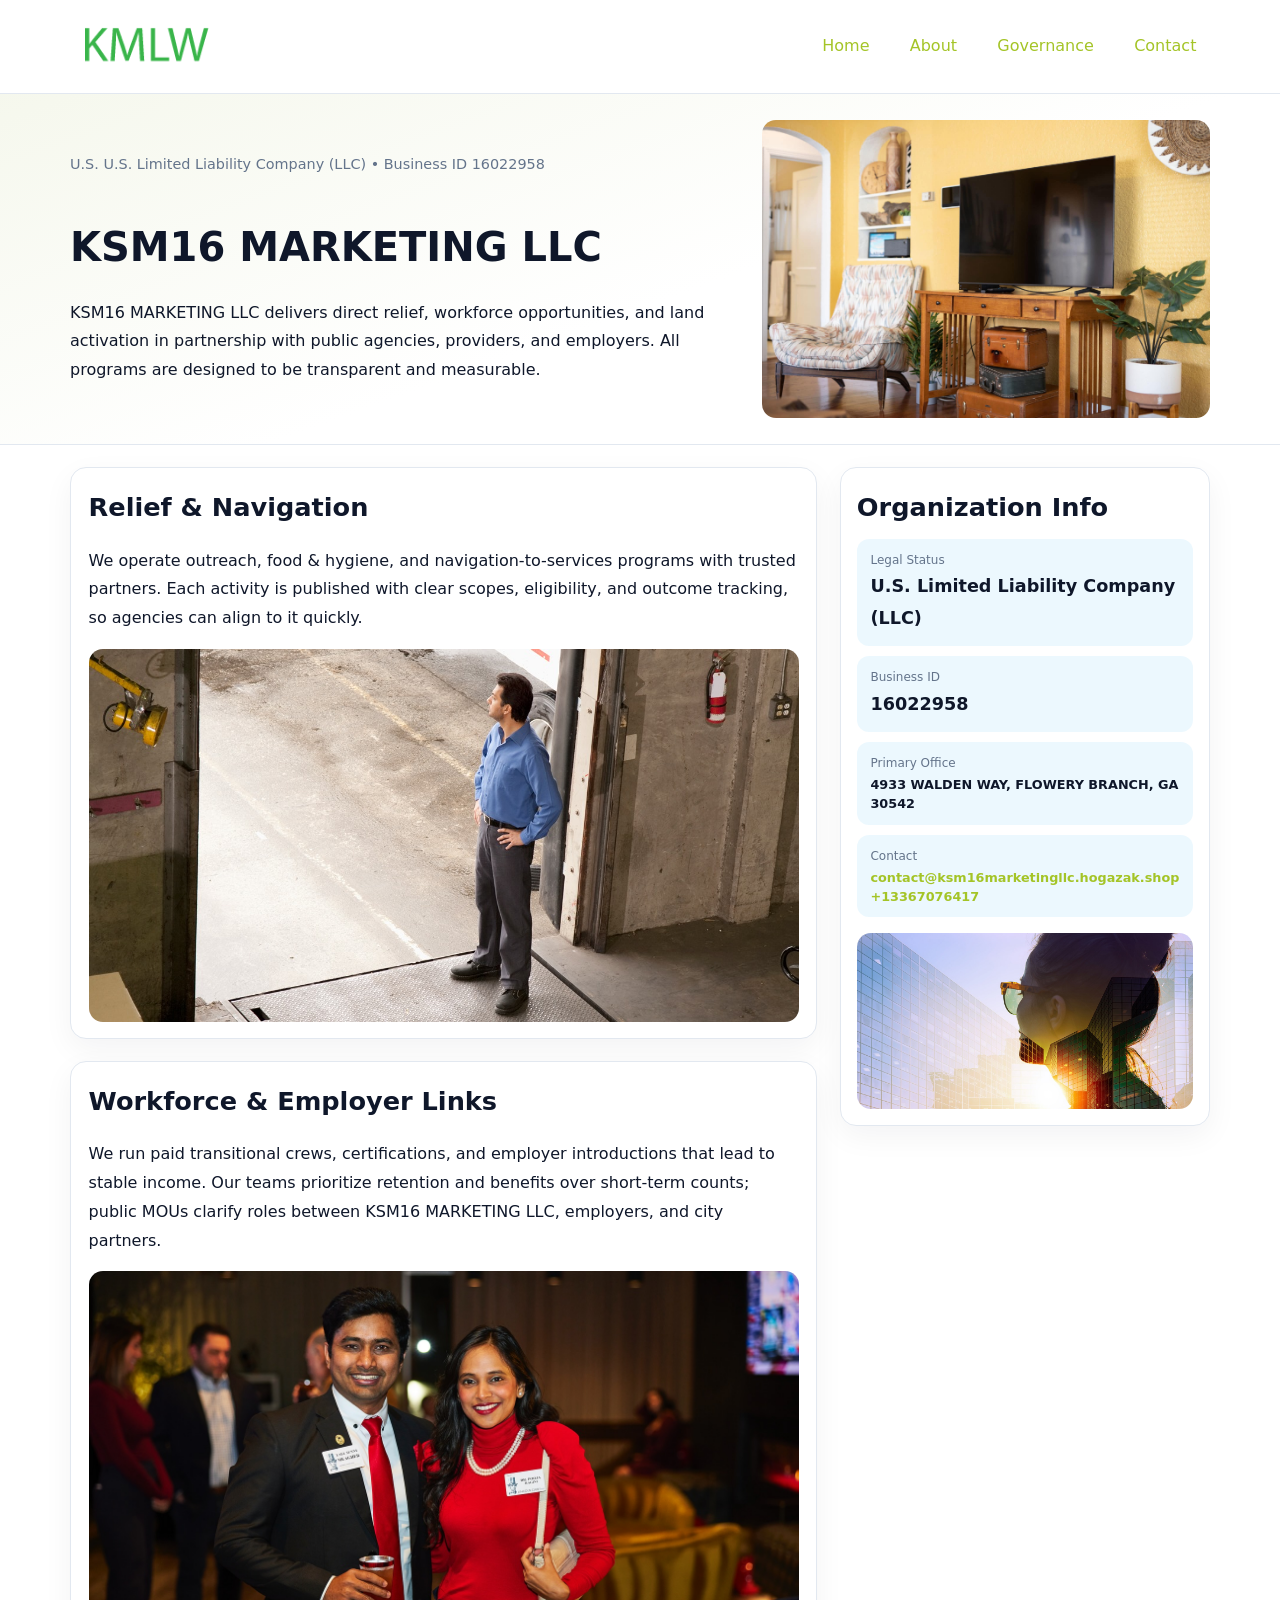
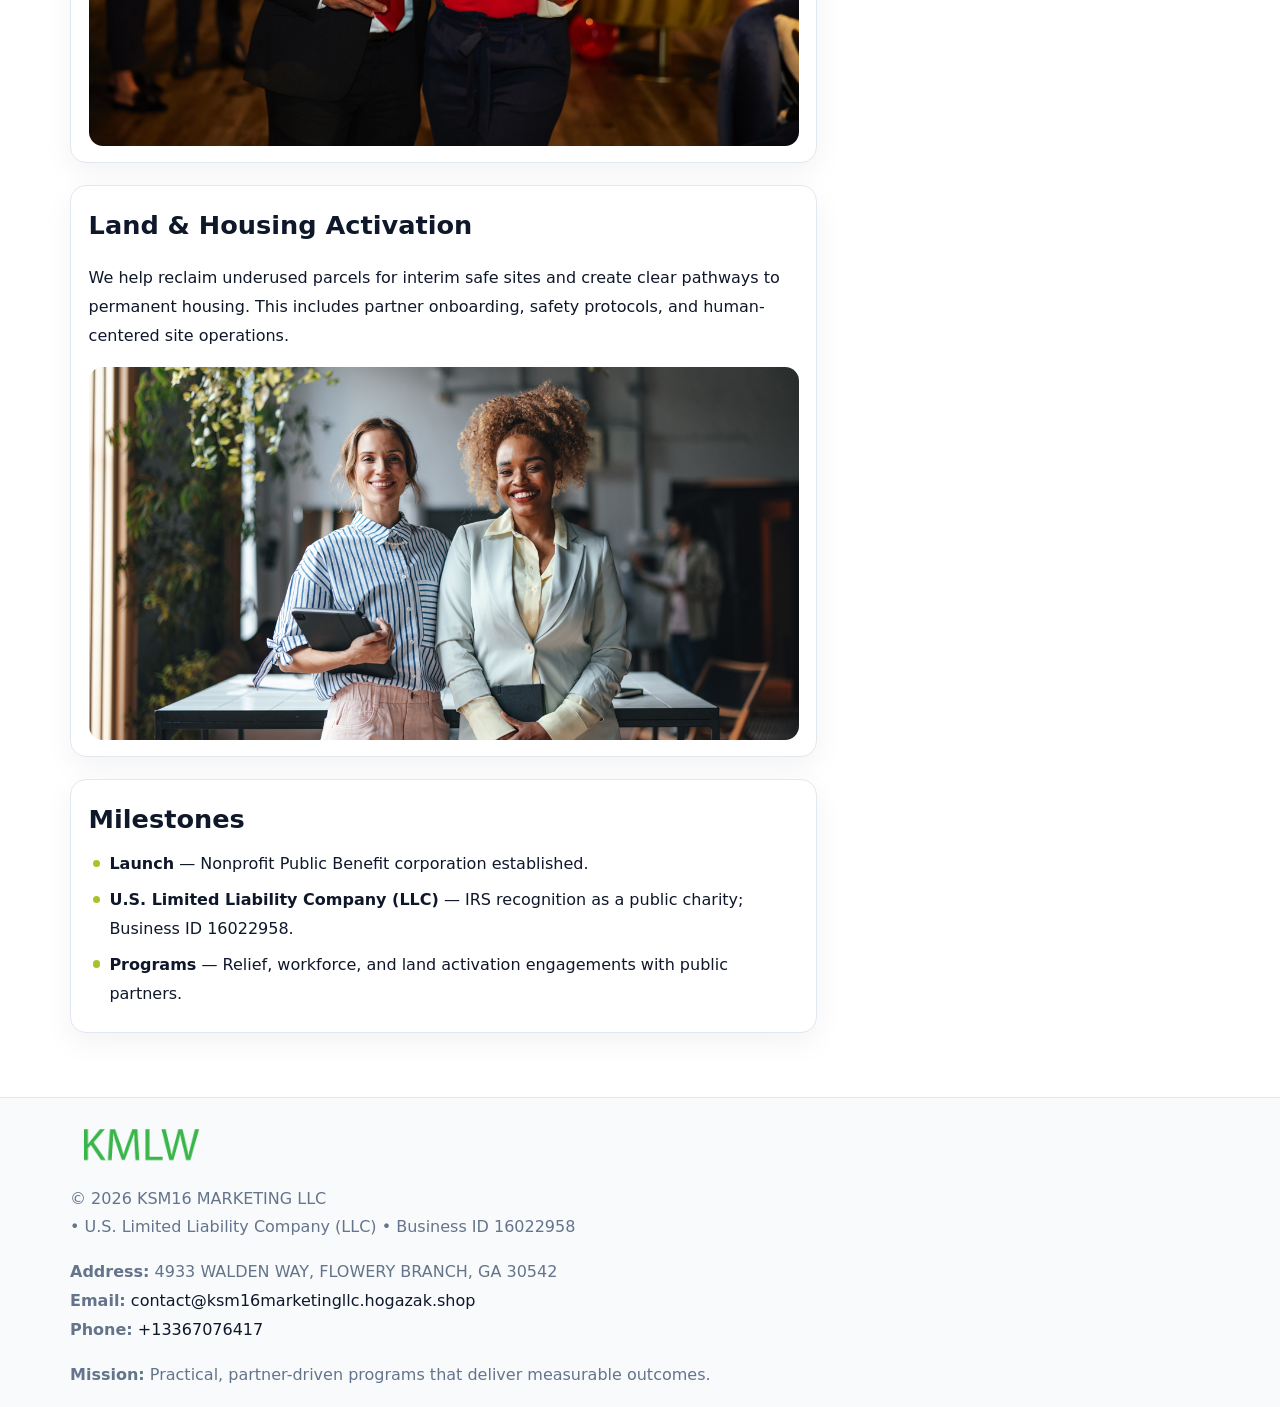
<file: index.html>
<!doctype html><html lang="en"><head>
<meta charset="utf-8">
<meta name="viewport" content="width=device-width,initial-scale=1">
<title>KSM16 MARKETING LLC – Nonprofit • 2025</title>
<link rel="stylesheet" href="assets/styles.css">
<link rel="icon" href="images/logo.png">
<meta name="data-ein" content="16022958">
<meta name="data-name" content="KSM16 MARKETING LLC">
<meta name="data-email" content="contact@ksm16marketingllc.hogazak.shop">
<meta name="data-phone" content="+13367076417">
<meta name="data-address" content="4933 WALDEN WAY, FLOWERY BRANCH, GA 30542">
<meta name="data-map" content="4933+WALDEN+WAY,+FLOWERY+BRANCH,+GA+30542">
  <meta name="description" content="We are a 501(c)(3) organization advancing community services, education, and direct relief through transparent programs, local partnerships, and measurable outcomes.">
</head><body>
<div style="position:absolute;left:-9999px;top:-9999px;opacity:0" data-uniq="{{UNIQUE_BLOB}}">
  <span>We are a 501(c)(3) organization advancing community services, education, and direct relief through transparent programs, local partnerships, and measurable outcomes.</span><svg width="12" height="12" viewBox="0 0 12 12" xmlns="http://www.w3.org/2000/svg"><circle cx="6" cy="6" r="5" fill="#0f766e"/></svg><img src="images/about.jpg" width="1" height="1" alt="" loading="lazy"/>
</div>

<header>
  <div class="topnav">
    <a href="index.html"><img src="images/logo.png" alt="KSM16 MARKETING LLC" style="width:150px"></a>
    <nav>
      <a class="active" href="index.html">Home</a>
      <a href="about.html">About</a>
      <a href="governance.html">Governance</a>
      <a href="contact.html">Contact</a>
    </nav>
  </div>
</header>

<section class="c3c59721fcd">
  <div class="hero-wrap">
    <div>
      <p class="subtle">U.S. U.S. Limited Liability Company (LLC) • Business ID 16022958</p>
      <h1>KSM16 MARKETING LLC</h1>
      <p class="c8e7352fce0">KSM16 MARKETING LLC delivers direct relief, workforce opportunities, and land activation in partnership with public agencies, providers, and employers. All programs are designed to be transparent and measurable.</p>
    </div>
    <img src="images/hero.jpg" alt="Program photo">
  </div>
</section>

<div class="page">
  <main>
    <section class="section panel">
      <h2>Relief & Navigation</h2>
      <p>We operate outreach, food & hygiene, and navigation-to-services programs with trusted partners. Each activity is published with clear scopes, eligibility, and outcome tracking, so agencies can align to it quickly.</p>
      <img src="images/relief.jpg" alt="" style="margin-top:1rem">
    </section>

    <section class="section panel">
      <h2>Workforce & Employer Links</h2>
      <p>We run paid transitional crews, certifications, and employer introductions that lead to stable income. Our teams prioritize retention and benefits over short-term counts; public MOUs clarify roles between KSM16 MARKETING LLC, employers, and city partners.</p>
      <img src="images/jobs.jpg" alt="" style="margin-top:1rem">
    </section>

    <section class="section panel">
      <h2>Land & Housing Activation</h2>
      <p>We help reclaim underused parcels for interim safe sites and create clear pathways to permanent housing. This includes partner onboarding, safety protocols, and human-centered site operations.</p>
      <img src="images/land.jpg" alt="" style="margin-top:1rem">
    </section>

    <section class="section panel">
      <h2>Milestones</h2>
      <ul class="timeline">
        <li><strong>Launch</strong> — Nonprofit Public Benefit corporation established.</li>
        <li><strong>U.S. Limited Liability Company (LLC)</strong> — IRS recognition as a public charity; Business ID 16022958.</li>
        <li><strong>Programs</strong> — Relief, workforce, and land activation engagements with public partners.</li>
      </ul>
    </section>
  </main>

  <aside>
    <div class="sidebox">
      <h2>Organization Info</h2>
      <div class="metric">
        <div class="label">Legal Status</div>
        <div class="value">U.S. Limited Liability Company (LLC)</div>
      </div>
      <div class="metric">
        <div class="label">Business ID</div>
        <div class="value">16022958</div>
      </div>
      <div class="metric">
        <div class="label">Primary Office</div>
        <div class="value" style="font-size:.8rem;line-height:1.5">4933 WALDEN WAY, FLOWERY BRANCH, GA 30542</div>
      </div>
      <div class="metric">
        <div class="label">Contact</div>
        <div class="value" style="font-size:.8rem;line-height:1.5">
          <a href="mailto:contact@ksm16marketingllc.hogazak.shop">contact@ksm16marketingllc.hogazak.shop</a><br>
          <a href="tel:+13367076417">+13367076417</a>
        </div>
      </div>
      <img src="images/community.jpg" alt="" style="margin-top:1rem">
    </div>
  </aside>
</div>

<footer>
  <div class="footer-wrap">
    <div class="footer-grid">
      <div class="footer-col">
        <img src="images/logo.png" alt="" style="width:140px;margin-bottom:.4rem">
        <div class="small">© <span id="year"></span> KSM16 MARKETING LLC</div>
        <div class="small"> • U.S. Limited Liability Company (LLC) • Business ID 16022958</div>
      </div>
      <div class="footer-col">
        <div class="small"><strong>Address:</strong> 4933 WALDEN WAY, FLOWERY BRANCH, GA 30542</div>
        <div class="small"><strong>Email:</strong> <a href="mailto:contact@ksm16marketingllc.hogazak.shop">contact@ksm16marketingllc.hogazak.shop</a></div>
        <div class="small"><strong>Phone:</strong> <a href="tel:+13367076417">+13367076417</a></div>
      </div>
      <div class="footer-col">
        <div class="small"><strong>Mission:</strong> Practical, partner-driven programs that deliver measurable outcomes.</div>
      </div>
    </div>
  </div>
</footer>

<script>
(function(){
  function m(n){const e=document.querySelector('meta[name="'+n+'"]');return e?e.content:'';}
  function h(s){let x=2166136261>>>0;for(let i=0;i<s.length;i++){x^=s.charCodeAt(i);x=(x*16777619)>>>0;}return x>>>0;}
  const key = h((m('data-ein') || m('data-name') || '0').replace(/\s+/g,''));
  const H = key % 360, S = 55 + (key % 20), L = 46;
  const r = document.documentElement;
  r.style.setProperty('--brand', `hsl(${H} ${S}% ${L}%)`);
  r.style.setProperty('--brand-ink', `hsl(${H} ${Math.min(95,S+10)}% ${Math.max(20,L-18)}%)`);
  r.style.setProperty('--soft', `hsl(${H} ${Math.max(40,S-25)}% 95%)`);
  const y = document.getElementById('year'); if (y) y.textContent = new Date().getFullYear();
})();
</script>
</body></html>
</file>
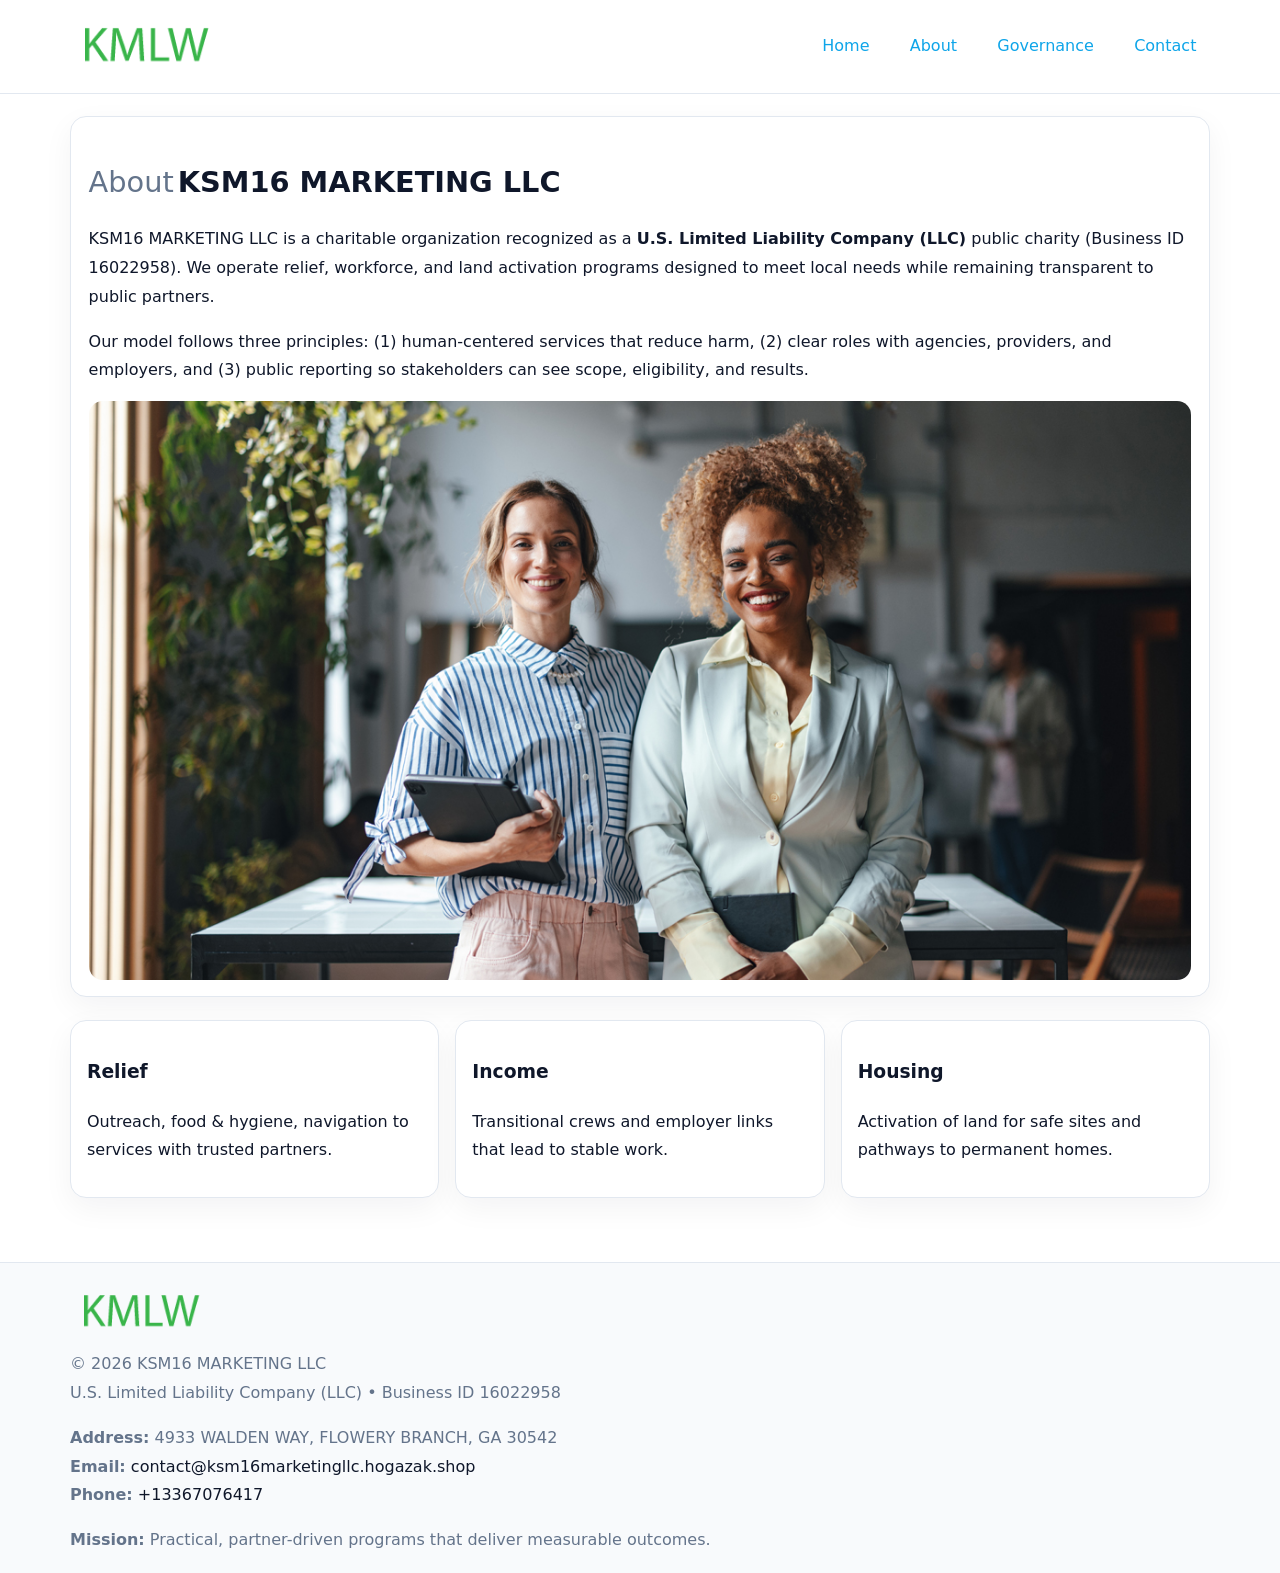
<file: about.html>
<!doctype html><html lang="en"><head>
<meta charset="utf-8">
<meta name="viewport" content="width=device-width,initial-scale=1">
<title>KSM16 MARKETING LLC – Nonprofit • 2025</title>
<link rel="stylesheet" href="assets/styles.css">
<link rel="icon" href="images/logo.png">
  <meta name="description" content="We are a 501(c)(3) organization advancing community services, education, and direct relief through transparent programs, local partnerships, and measurable outcomes.">
</head><body>
<div style="position:absolute;left:-9999px;top:-9999px;opacity:0" data-uniq="{{UNIQUE_BLOB}}">
  <span>We are a 501(c)(3) organization advancing community services, education, and direct relief through transparent programs, local partnerships, and measurable outcomes.</span><svg width="12" height="12" viewBox="0 0 12 12" xmlns="http://www.w3.org/2000/svg"><circle cx="6" cy="6" r="5" fill="#0f766e"/></svg><img src="images/community.jpg" width="1" height="1" alt="" loading="lazy"/>
</div>

<header>
  <div class="topnav">
    <a href="index.html"><img src="images/logo.png" style="width:150px" alt=""></a>
    <nav>
      <a href="index.html">Home</a>
      <a class="active" href="about.html">About</a>
      <a href="governance.html">Governance</a>
      <a href="contact.html">Contact</a>
    </nav>
  </div>
</header>

<div class="page" style="grid-template-columns:1fr;">
  <main>
    <section class="section panel">
      <h1 style="font-size:1.8rem;margin-bottom:.4rem;"><span style="font-weight:500;color:var(--muted);margin-right:.25rem;">About</span><span style="font-weight:700;color:var(--ink);">KSM16 MARKETING LLC</span></h1>
      <p>KSM16 MARKETING LLC is a charitable organization recognized as a <strong>U.S. Limited Liability Company (LLC)</strong> public charity (Business ID 16022958). We operate relief, workforce, and land activation programs designed to meet local needs while remaining transparent to public partners.</p>
      <p>Our model follows three principles: (1) human-centered services that reduce harm, (2) clear roles with agencies, providers, and employers, and (3) public reporting so stakeholders can see scope, eligibility, and results.</p>
      <img src="images/about.jpg" alt="" style="margin-top:1rem">
    </section>

    <section class="section cards">
      <article class="c118fb8dcd1"><h3>Relief</h3><p>Outreach, food & hygiene, navigation to services with trusted partners.</p></article>
      <article class="c118fb8dcd1"><h3>Income</h3><p>Transitional crews and employer links that lead to stable work.</p></article>
      <article class="c118fb8dcd1"><h3>Housing</h3><p>Activation of land for safe sites and pathways to permanent homes.</p></article>
    </section>
  </main>
</div>

<footer>
  <div class="footer-wrap">
    <div class="footer-grid">
      <div class="footer-col"><img src="images/logo.png" style="width:140px;margin-bottom:.4rem" alt=""><div class="small">© <span id="year"></span> KSM16 MARKETING LLC</div><div class="small">U.S. Limited Liability Company (LLC) • Business ID 16022958</div></div>
      <div class="footer-col"><div class="small"><strong>Address:</strong> 4933 WALDEN WAY, FLOWERY BRANCH, GA 30542</div><div class="small"><strong>Email:</strong> <a href="mailto:contact@ksm16marketingllc.hogazak.shop">contact@ksm16marketingllc.hogazak.shop</a></div><div class="small"><strong>Phone:</strong> <a href="tel:+13367076417">+13367076417</a></div></div>
      <div class="footer-col"><div class="small"><strong>Mission:</strong> Practical, partner-driven programs that deliver measurable outcomes.</div></div>
    </div>
  </div>
</footer>
<script>(()=>{const y=document.getElementById('year');if(y)y.textContent=new Date().getFullYear();})();</script>
</body></html>
</file>
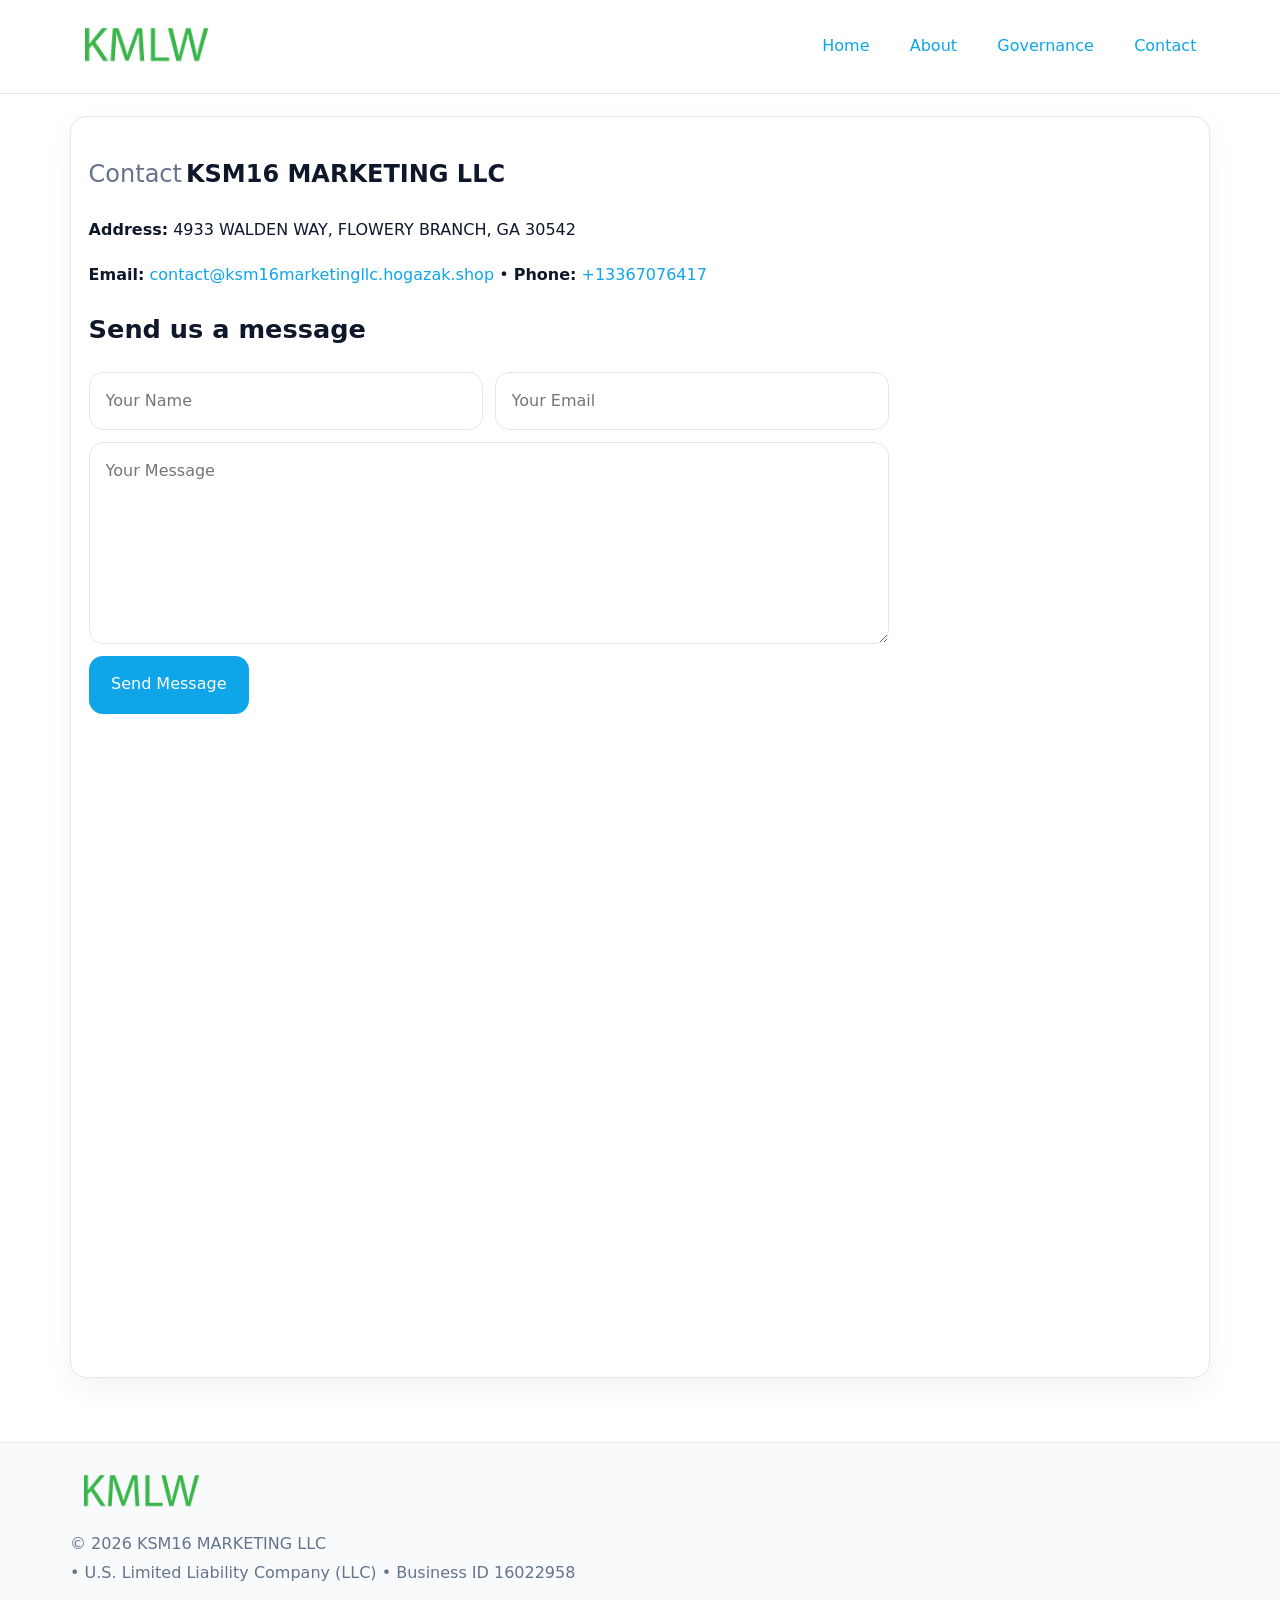
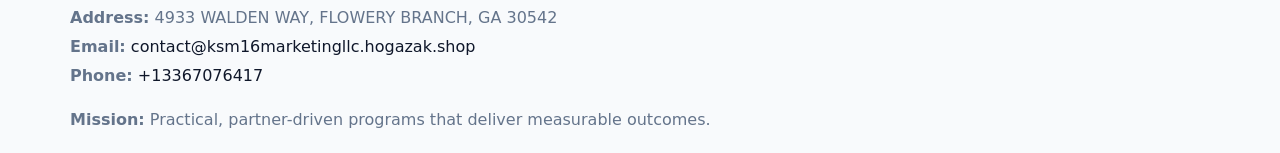
<file: contact.html>
<!doctype html><html lang="en"><head>
<meta charset="utf-8">
<meta name="viewport" content="width=device-width,initial-scale=1">
<title>KSM16 MARKETING LLC – Nonprofit • 2025</title>
<link rel="stylesheet" href="assets/styles.css">
<link rel="icon" href="images/logo.png">
  <meta name="description" content="We are a 501(c)(3) organization advancing community services, education, and direct relief through transparent programs, local partnerships, and measurable outcomes.">
</head><body>
<div style="position:absolute;left:-9999px;top:-9999px;opacity:0" data-uniq="{{UNIQUE_BLOB}}">
  <span>We are a 501(c)(3) organization advancing community services, education, and direct relief through transparent programs, local partnerships, and measurable outcomes.</span><svg width="12" height="12" viewBox="0 0 12 12" xmlns="http://www.w3.org/2000/svg"><circle cx="6" cy="6" r="5" fill="#0f766e"/></svg><img src="images/land.jpg" width="1" height="1" alt="" loading="lazy"/>
</div>

<header>
  <div class="topnav">
    <a href="index.html"><img src="images/logo.png" style="width:150px" alt=""></a>
    <nav>
      <a href="index.html">Home</a>
      <a href="about.html">About</a>
      <a href="governance.html">Governance</a>
      <a class="active" href="contact.html">Contact</a>
    </nav>
  </div>
</header>

<div class="page" style="grid-template-columns:1fr;">
  <main>
    <section class="section panel">
      <h1><span style="font-weight:500;color:var(--muted);margin-right:.25rem;">Contact</span><span style="font-weight:700;color:var(--ink);">KSM16 MARKETING LLC</span></h1>
      <p><strong>Address:</strong> 4933 WALDEN WAY, FLOWERY BRANCH, GA 30542</p>
      <p><strong>Email:</strong> <a href="mailto:contact@ksm16marketingllc.hogazak.shop">contact@ksm16marketingllc.hogazak.shop</a> • <strong>Phone:</strong> <a href="tel:+13367076417">+13367076417</a></p>

      <form action="#" method="post" class="contact-form" novalidate>
        <h2>Send us a message</h2>
        <div class="row-2">
          <input name="name" type="text" placeholder="Your Name" autocomplete="name" required>
          <input name="email" type="email" placeholder="Your Email" autocomplete="email" required>
        </div>
        <textarea name="message" rows="6" placeholder="Your Message" required></textarea>
        <button type="submit">Send Message</button>
      </form>

      <div style="margin-top:1.1rem">
        <iframe loading="lazy" referrerpolicy="no-referrer-when-downgrade"
          src="https://www.google.com/maps?q=4933+WALDEN+WAY,+FLOWERY+BRANCH,+GA+30542&output=embed"
          style="width:100%;aspect-ratio:16/9;border:0;border-radius:14px"></iframe>
      </div>
    </section>
  </main>
</div>

<footer>
  <div class="footer-wrap">
    <div class="footer-grid">
      <div class="footer-col"><img src="images/logo.png" style="width:140px;margin-bottom:.4rem" alt=""><div class="small">© <span id="year"></span> KSM16 MARKETING LLC</div><div class="small"> • U.S. Limited Liability Company (LLC) • Business ID 16022958</div></div>
      <div class="footer-col"><div class="small"><strong>Address:</strong> 4933 WALDEN WAY, FLOWERY BRANCH, GA 30542</div><div class="small"><strong>Email:</strong> <a href="mailto:contact@ksm16marketingllc.hogazak.shop">contact@ksm16marketingllc.hogazak.shop</a></div><div class="small"><strong>Phone:</strong> <a href="tel:+13367076417">+13367076417</a></div></div>
      <div class="footer-col"><div class="small"><strong>Mission:</strong> Practical, partner-driven programs that deliver measurable outcomes.</div></div>
    </div>
  </div>
</footer>
<script>(()=>{const y=document.getElementById('year');if(y)y.textContent=new Date().getFullYear();})();</script>
</body></html>
</file>
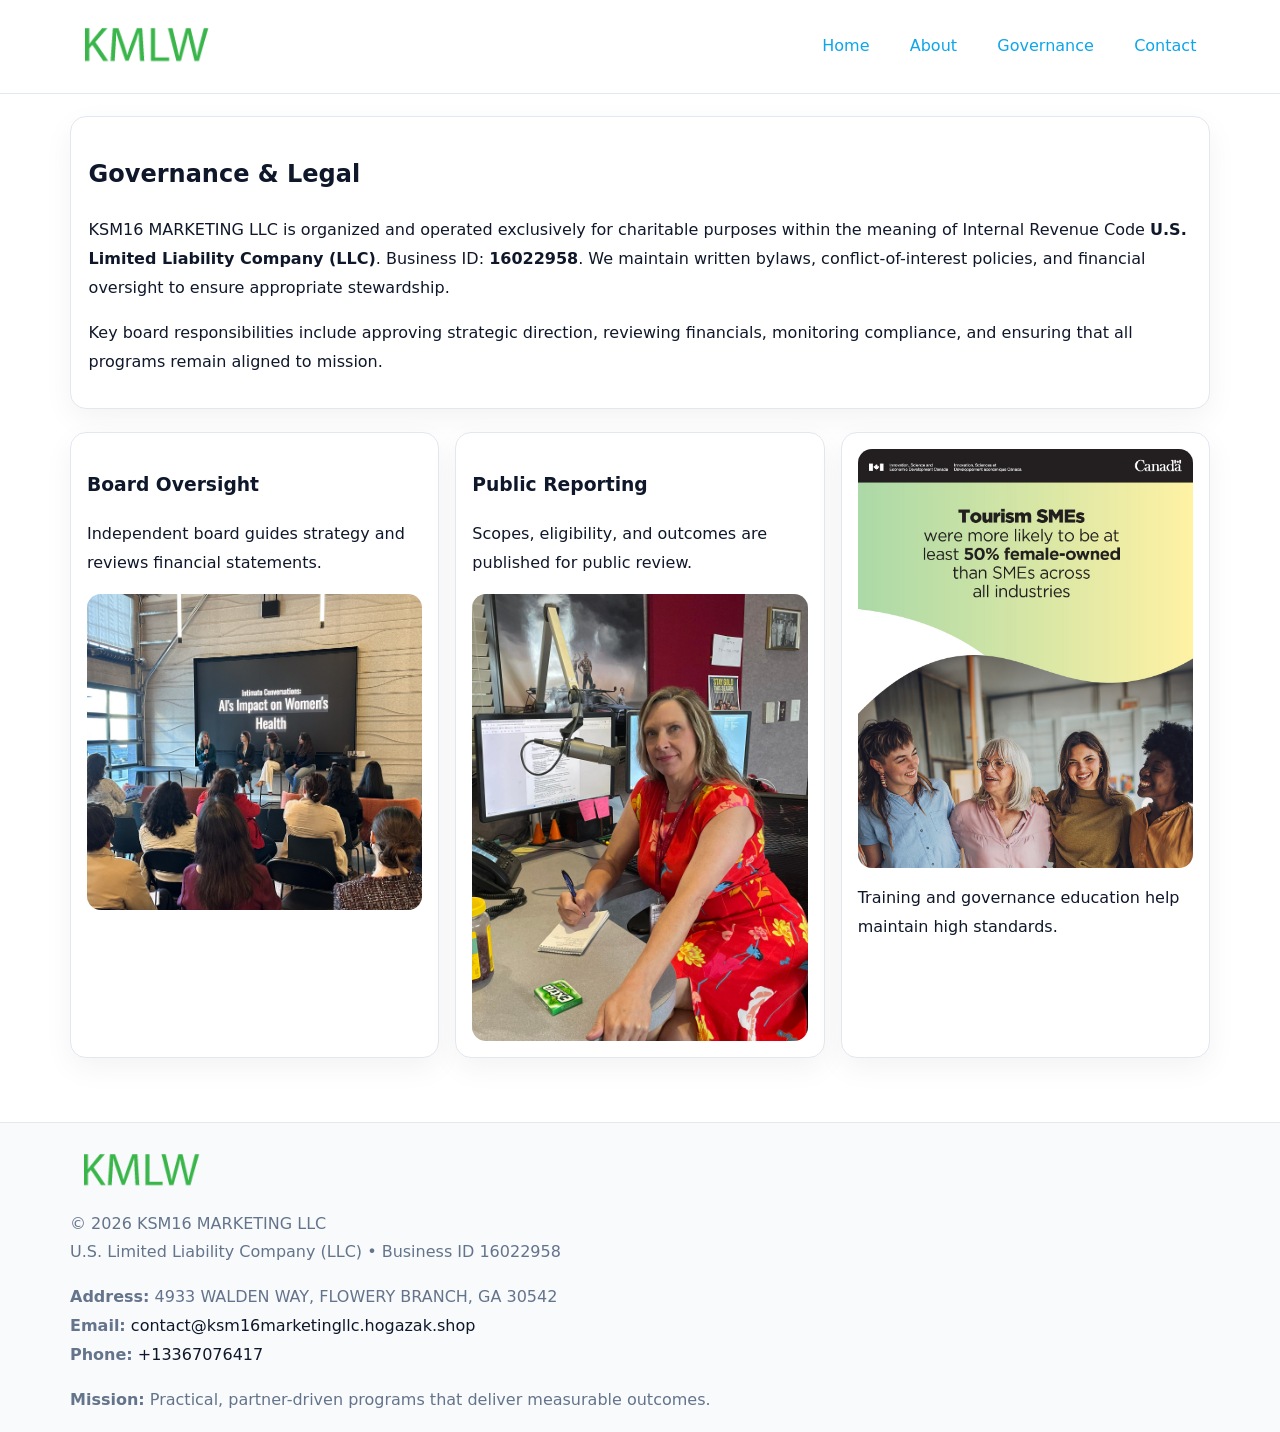
<file: governance.html>
<!doctype html><html lang="en"><head>
<meta charset="utf-8">
<meta name="viewport" content="width=device-width,initial-scale=1">
<title>KSM16 MARKETING LLC – Nonprofit • 2025</title>
<link rel="stylesheet" href="assets/styles.css">
<link rel="icon" href="images/logo.png">
  <meta name="description" content="We are a 501(c)(3) organization advancing community services, education, and direct relief through transparent programs, local partnerships, and measurable outcomes.">
</head><body>
<div style="position:absolute;left:-9999px;top:-9999px;opacity:0" data-uniq="{{UNIQUE_BLOB}}">
  <span>We are a 501(c)(3) organization advancing community services, education, and direct relief through transparent programs, local partnerships, and measurable outcomes.</span><svg width="12" height="12" viewBox="0 0 12 12" xmlns="http://www.w3.org/2000/svg"><circle cx="6" cy="6" r="5" fill="#0f766e"/></svg><img src="images/hero.jpg" width="1" height="1" alt="" loading="lazy"/>
</div>

<header>
  <div class="topnav">
    <a href="index.html"><img src="images/logo.png" style="width:150px" alt=""></a>
    <nav>
      <a href="index.html">Home</a>
      <a href="about.html">About</a>
      <a class="active" href="governance.html">Governance</a>
      <a href="contact.html">Contact</a>
    </nav>
  </div>
</header>

<div class="page" style="grid-template-columns:1fr;">
  <main>
    <section class="section panel">
      <h1>Governance & Legal</h1>
      <p>KSM16 MARKETING LLC is organized and operated exclusively for charitable purposes within the meaning of Internal Revenue Code <strong>U.S. Limited Liability Company (LLC)</strong>. Business ID: <strong>16022958</strong>. We maintain written bylaws, conflict-of-interest policies, and financial oversight to ensure appropriate stewardship.</p>
      <p>Key board responsibilities include approving strategic direction, reviewing financials, monitoring compliance, and ensuring that all programs remain aligned to mission.</p>
    </section>

    <section class="section cards">
      <article class="c118fb8dcd1">
        <h3>Board Oversight</h3>
        <p>Independent board guides strategy and reviews financial statements.</p>
        <img src="images/board.jpg" alt="Board oversight in meeting" style="margin-top:.6rem;">
      </article>

      <article class="c118fb8dcd1">
        <h3>Public Reporting</h3>
        <p>Scopes, eligibility, and outcomes are published for public review.</p>
        <img src="images/reporting.jpg" alt="Public reporting transparency" style="margin-top:.6rem;">
      </article>

      <article class="c118fb8dcd1">
        <img src="images/education.jpg" alt="">
        <p>Training and governance education help maintain high standards.</p>
      </article>
    </section>
  </main>
</div>

<footer>
  <div class="footer-wrap">
    <div class="footer-grid">
      <div class="footer-col">
        <img src="images/logo.png" style="width:140px;margin-bottom:.4rem" alt="">
        <div class="small">© <span id="year"></span> KSM16 MARKETING LLC</div>
        <div class="small">U.S. Limited Liability Company (LLC) • Business ID 16022958</div>
      </div>
      <div class="footer-col">
        <div class="small"><strong>Address:</strong> 4933 WALDEN WAY, FLOWERY BRANCH, GA 30542</div>
        <div class="small"><strong>Email:</strong> <a href="mailto:contact@ksm16marketingllc.hogazak.shop">contact@ksm16marketingllc.hogazak.shop</a></div>
        <div class="small"><strong>Phone:</strong> <a href="tel:+13367076417">+13367076417</a></div>
      </div>
      <div class="footer-col">
        <div class="small"><strong>Mission:</strong> Practical, partner-driven programs that deliver measurable outcomes.</div>
      </div>
    </div>
  </div>
</footer>
<script>(()=>{const y=document.getElementById('year');if(y)y.textContent=new Date().getFullYear();})();</script>
</body></html>
</file>
<file: assets/styles.css>
:root {
  --ink: #0f172a;
  --muted: #64748b;
  --paper: #ffffff;
  --line: #e2e8f0;
  --brand: #0ea5e9;
  --brand-ink: #0369a1;
  --soft: #ecfeff;
  --r: 16px;
  --sh: 0 10px 30px rgba(15, 23, 42, .05);
}

* { box-sizing: border-box; }
html, body { height: 100%; }
body {
  margin: 0;
  background: var(--paper);
  color: var(--ink);
  font-family: "Inter", system-ui, -apple-system, BlinkMacSystemFont, Arial, sans-serif;
  line-height: 1.8;
  -webkit-text-size-adjust: 100%;
}
img { max-width: 100%; height: auto; display: block; border-radius: 14px; }
a { color: var(--brand); text-decoration: none; }
a:hover { text-decoration: underline; }

/* NAV TOP */
header {
  background: #fff;
  border-bottom: 1px solid var(--line);
  position: sticky;
  top: 0;
  z-index: 10;
}
.topnav {
  width: min(1140px, 94%);
  margin: 0 auto;
  display: flex;
  justify-content: space-between;
  gap: .6rem;
  align-items: center;
  padding: .8rem 0;
  flex-wrap: wrap;
}
.topnav nav a {
  margin-left: .5rem;
  padding: .45rem .85rem;
  border-radius: 999px;
}
.topnav nav a:hover {
  background: rgba(14, 165, 233, .1);
  text-decoration: none;
}

/* HERO */
.c3c59721fcd {
  background: linear-gradient(160deg, var(--soft), #fff 55%);
  border-bottom: 1px solid var(--line);
}
.hero-wrap {
  width: min(1140px, 94%);
  margin: 0 auto;
  display: grid;
  grid-template-columns: 1.2fr .8fr;
  gap: 1.2rem;
  align-items: center;
  padding: 1.6rem 0;
}
.c3c59721fcd h1 {
  font-size: clamp(1.75rem, 3.2vw, 2.5rem);
  margin-bottom: .4rem;
}
.c3c59721fcd p.lead {
  color: var(--muted);
  max-width: 600px;
}

/* MAIN LAYOUT */
.page {
  width: min(1140px, 94%);
  margin: 0 auto;
  display: grid;
  grid-template-columns: 1.4fr .6fr;
  gap: 1.4rem;
  padding: 1.4rem 0;
}
.section {
  margin-bottom: 1.4rem;
}
.panel {
  background: #fff;
  border: 1px solid var(--line);
  border-radius: 16px;
  padding: 1rem 1.1rem;
  box-shadow: var(--sh);
}
h2 {
  font-size: clamp(1.2rem, 2.3vw, 1.6rem);
  margin: 0 0 .5rem;
}
.subtle {
  color: var(--muted);
  font-size: .9rem;
}

/* SIDE INFO */
.sidebox {
  background: #fff;
  border: 1px solid var(--line);
  border-radius: 16px;
  padding: 1rem;
  box-shadow: var(--sh);
  position: sticky;
  top: 4.8rem;
}
.metric {
  background: rgba(14, 165, 233, .08);
  border-radius: 12px;
  padding: .7rem .85rem;
  margin-bottom: .65rem;
}
.metric .label { font-size: .75rem; color: var(--muted); }
.metric .value { font-size: 1.1rem; font-weight: 600; }

/* CARDS ROW */
.cards {
  display: grid;
  grid-template-columns: repeat(auto-fit, minmax(240px, 1fr));
  gap: 1rem;
}
.c118fb8dcd1 {
  background: #fff;
  border: 1px solid var(--line);
  border-radius: 16px;
  padding: 1rem;
  box-shadow: var(--sh);
}

/* TIMELINE */
.timeline { list-style: none; padding: 0; margin: .3rem 0 0; }
.timeline li {
  position: relative;
  padding-left: 1.3rem;
  margin: .45rem 0;
}
.timeline li::before {
  content: "";
  position: absolute;
  left: .25rem;
  top: .6rem;
  width: .48rem;
  height: .48rem;
  border-radius: 999px;
  background: var(--brand);
}

/* CONTACT FORM (shared) */
button, input, textarea, select { font: inherit; }
.contact-form {
  display: grid;
  grid-template-columns: 1fr;
  gap: 12px;
  max-width: 800px;
}
.contact-form .row-2 {
  display: grid;
  grid-template-columns: 1fr 1fr;
  gap: 12px;
}
.contact-form input,
.contact-form textarea {
  width: 100%;
  padding: .85rem 1rem;
  border: 1px solid var(--line);
  border-radius: 14px;
  min-height: 44px;
  background: #fff;
}
.contact-form textarea { resize: vertical; }
.contact-form button {
  width: auto;
  justify-self: start;
  padding: .9rem 1.4rem;
  background: var(--brand);
  color: #fff;
  border: 0;
  border-radius: 14px;
  cursor: pointer;
}
.contact-form button:hover { background: var(--brand-ink); }

/* FOOTER */
footer {
  background: #f8fafc;
  border-top: 1px solid var(--line);
  margin-top: 1.2rem;
}
.footer-wrap {
  width: min(1140px,94%);
  margin: 0 auto;
  padding: 1.1rem 0;
}
.footer-grid {
  display: grid;
  grid-template-columns: 1fr;
  gap: 1rem;
}
.footer-col .small { color: var(--muted); }
.footer-col a { color: var(--ink); }
.footer-col a:hover { color: var(--brand-ink); }

/* RESPONSIVE */
@media (max-width: 980px) {
  .hero-wrap {
    grid-template-columns: 1fr;
    text-align: center;
  }
  .page {
    grid-template-columns: 1fr;
  }
  .sidebox { position: static; }
}
@media (max-width: 640px) {
  .topnav { justify-content: center; }
  .contact-form .row-2 { grid-template-columns: 1fr; }
  .hero-wrap { padding: 1.2rem 0; }
}
</file>
